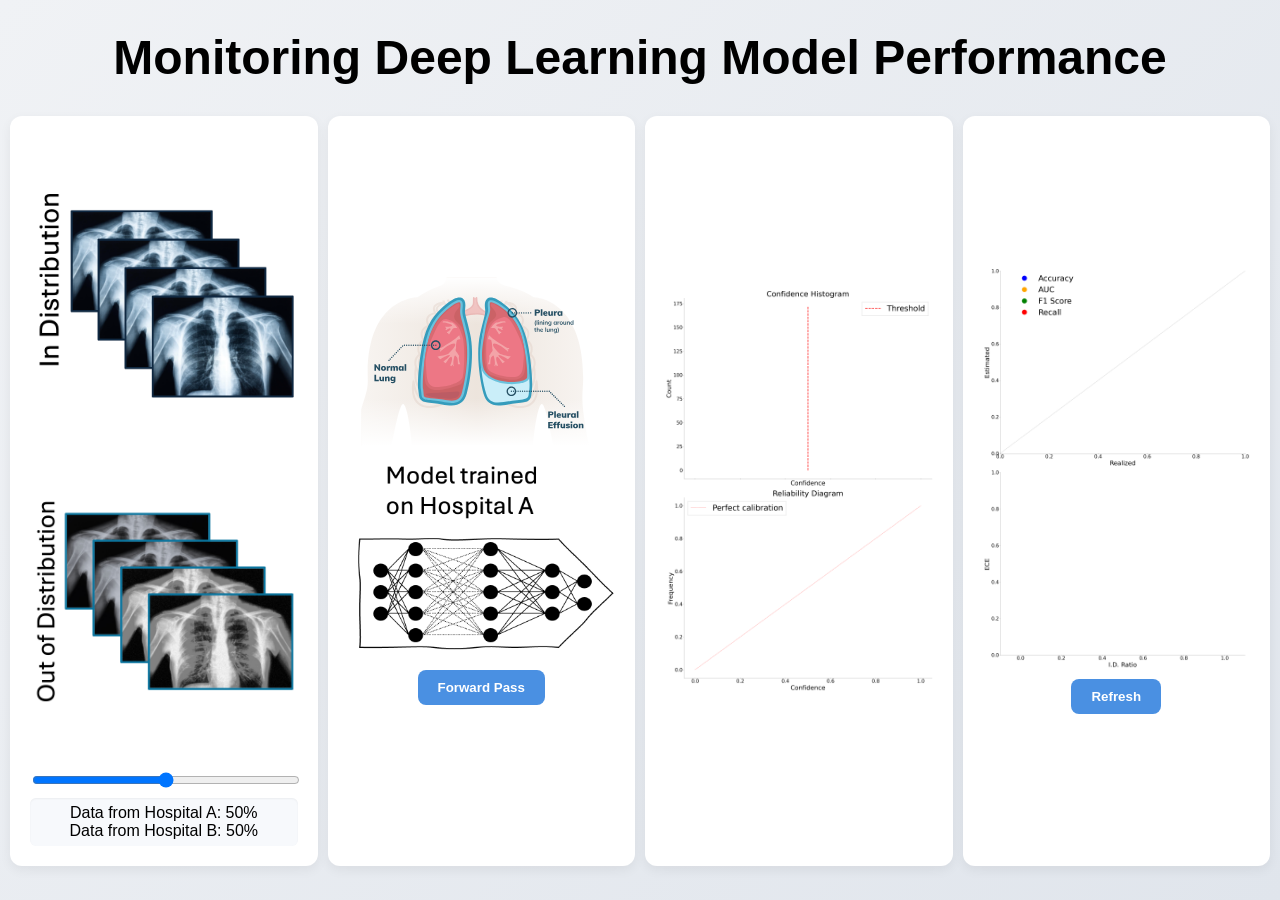
<file: templates/index.html>
<!DOCTYPE html>
<html lang="en">
<head>
  <meta charset="UTF-8">
  <title>Performance Prediction Viz</title>
  <style>
    * {
      box-sizing: border-box;
    }

    html, body {
      margin: 0;
      height: 100%;
      font-family: 'Segoe UI', Tahoma, Geneva, Verdana, sans-serif;
      background: linear-gradient(135deg, #f0f2f5, #e0e5ec);
    }

    .grid-container {
      display: grid;
      grid-template-columns: 1fr 1fr 1fr 1fr;
      gap: 10px;
      height: calc(100vh - 90px); /* full height minus 20px top and bottom padding */
      padding: 30px 10px; /* 20px top/bottom, 10px left/right */
    }

    .column {
      display: flex;
      flex-direction: column;
      background-color: #ffffff;
      border-radius: 12px;
      box-shadow: 0 4px 12px rgba(0, 0, 0, 0.06);
      padding: 20px;
      overflow: hidden;
      justify-content: space-between;
    }

    #image-container {
      position: relative;
      flex-grow: 1;
    }

    #image-a,
    #image-b {
      position: absolute;
      left: 0;
      width: 100%;
      object-fit: contain;
      transition: height 0.2s ease;
    }

    #image-a {
      top: 0;
    }

    #image-b {
      bottom: 0;
    }

    #slider-container {
      margin-top: 10px;
    }

    #slider-value {
      background: #f7f9fc;
      border-radius: 6px;
      padding: 6px;
      font-weight: 500;
      text-align: center;
      box-shadow: inset 0 1px 2px rgba(0, 0, 0, 0.05);
      margin-top: 6px;
    }

    input[type="range"] {
      width: 100%;
      margin-top: 10px;
    }

    button {
      background-color: #4a90e2;
      color: white;
      border: none;
      border-radius: 8px;
      padding: 10px 20px;
      cursor: pointer;
      font-weight: bold;
      transition: background-color 0.2s ease;
    }

    button:hover {
      background-color: #3b78c5;
    }

    img {
      max-width: 100%;
      max-height: 100%;
      object-fit: contain;
    }
  </style>
</head>
<body>
  <div style="
  text-align: center;
  font-size: 48px;
  font-weight: bold;
  padding-top: 30px;
  margin-bottom: 1px;
">
  Monitoring Deep Learning Model Performance
</div>
  <div class="grid-container">

    <!-- Column 1 -->
    <div class="column" id="column-1">
      <div id="image-container">
        <img id="image-a" src="/static/img/ct_a.png" alt="CT A">
        <img id="image-b" src="/static/img/ct_b.png" alt="CT B">
      </div>
      <div id="slider-container">
        <input type="range" min="0" max="100" value="50" id="ratio-slider" oninput="adjustImageRatio()">
        <div id="slider-value">Data from Hospital A: 50% <br> Data from Hospital B: 50%</div>
      </div>
    </div>

    <!-- Column 2: SVG + Model image + Forward Pass button -->
  <div class="column" id="column-2" style="display: flex; flex-direction: column; justify-content: center; align-items: center;">
  <!-- SVG image -->
  <img src="/static/img/pleural_effusion.svg" alt="Model SVG" style="max-width: 90%; max-height: 30%; margin-bottom: 10px;">

  <!-- Main model image -->
  <img src="/static/img/model.png" alt="Model Image" style="max-width: 100%; max-height: 60%; object-fit: contain;">

  <!-- Forward pass button -->
  <button onclick="runForwardPass()" style="margin-top: 20px; padding: 10px 20px;">Forward Pass</button>
</div>

    <!-- Column 3: Simulation result -->
    <div class="column" id="column-3" style="align-items: center; justify-content: center;">
      <img id="sim-output" src="/static/img/placeholder.png" alt="Simulation Output">
    </div>

    <!-- Column 4: Accumulated result -->
    <div class="column" id="column-4" style="align-items: center; justify-content: center;">
      <img id="accumulated-output" src="/static/img/accumulated.png" alt="Accumulated Output" style="margin-bottom: 10px;">
      <button onclick="refreshPlot()">Refresh</button>
    </div>

  </div>

  <script>
    function runForwardPass() {
      const sliderValue = parseInt(document.getElementById("ratio-slider").value);

      fetch("/run_simulation", {
        method: "POST",
        headers: {
          'Content-Type': 'application/json'
        },
        body: JSON.stringify({ slider_value: sliderValue })
      })
      .then(res => res.json())
      .then(() => {
        document.getElementById("sim-output").src = "/static/img/generated.png?t=" + new Date().getTime();
        document.getElementById("accumulated-output").src = "/static/img/accumulated.png?t=" + new Date().getTime();
      });
    }

    function refreshPlot() {
      fetch("/reset_accumulated", { method: "POST" })
        .then(() => {
          document.getElementById("accumulated-output").src = "/static/img/accumulated.png?t=" + new Date().getTime();
        });
    }

    function adjustImageRatio() {
      const sliderValue = parseInt(document.getElementById("ratio-slider").value);
      const container = document.getElementById("image-container");
      const height = container.clientHeight;

      const imgA = document.getElementById("image-a");
      const imgB = document.getElementById("image-b");
      const sliderLabel = document.getElementById("slider-value");

      const heightA = height * (sliderValue / 100);
      const heightB = height - heightA;

      imgA.style.height = `${heightA}px`;
      imgB.style.height = `${heightB}px`;

      sliderLabel.innerHTML = `Data from Hospital A: ${sliderValue}% <br> Data from Hospital B: ${100 - sliderValue}%`;

    }

    window.onload = adjustImageRatio;
    window.onresize = adjustImageRatio;
  </script>
</body>
</html>
</file>
